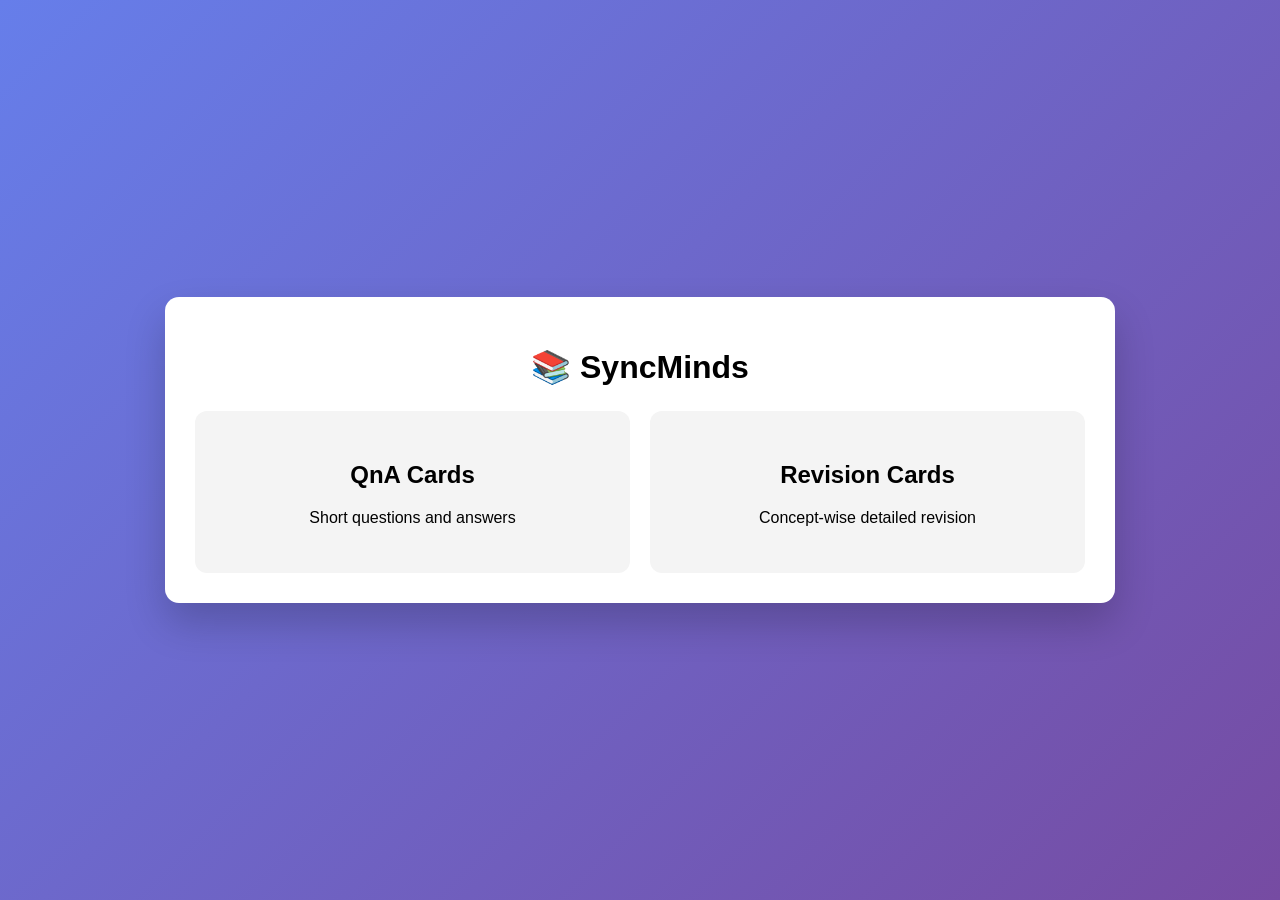
<file: index.html>
<!doctype html>
<html lang="en">
	<head>
		<meta charset="UTF-8" />
		<title>Flashcard App</title>
		<link rel="stylesheet" href="style.css" />
	</head>
	<body>
		<div class="container">
			<h1>📚 SyncMinds</h1>

			<div class="home-cards">
				<div class="home-card" onclick="openCards('qna')">
					<h2>QnA Cards</h2>
					<p>Short questions and answers</p>
				</div>

				<div class="home-card" onclick="openCards('revision')">
					<h2>Revision Cards</h2>
					<p>Concept-wise detailed revision</p>
				</div>
			</div>
		</div>

		<script>
			function openCards(type) {
				window.location.href = `cards.html?type=${type}`;
			}
		</script>
	</body>
</html>
</file>
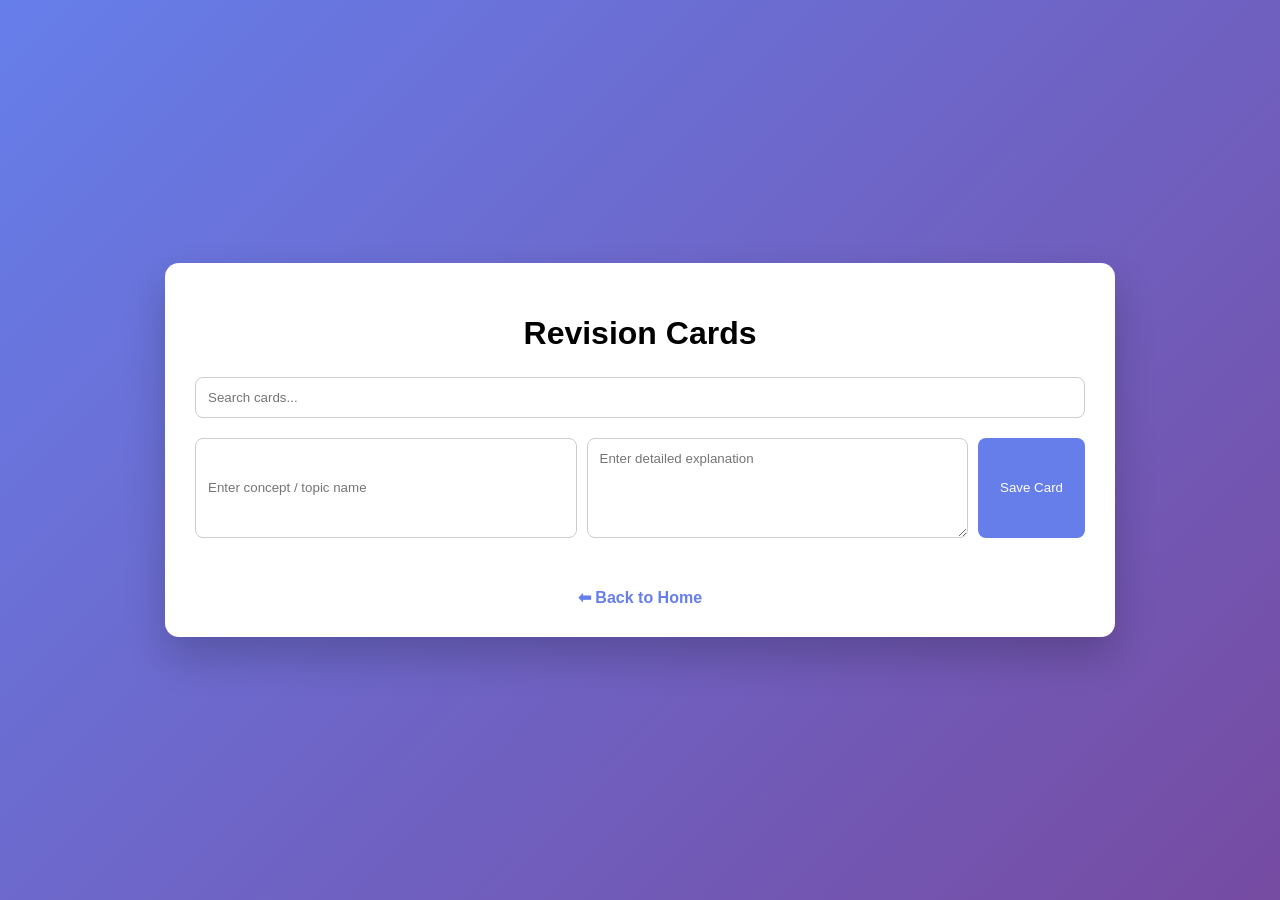
<file: cards.html>
<!doctype html>
<html lang="en">
	<head>
		<meta charset="UTF-8" />
		<title>Cards</title>
		<link rel="stylesheet" href="style.css" />
	</head>
	<body>
		<div class="container">
			<h1 id="pageTitle">Flashcards</h1>
			<input
				type="text"
				id="searchInput"
				placeholder="Search cards..."
				oninput="searchCards()"
				style="
					margin-bottom: 20px;
					padding: 12px;
					width: 100%;
					border-radius: 8px;
					border: 1px solid #ccc;
				" />

			<!-- Dynamic Form -->
			<div class="card-form" id="cardForm"></div>

			<!-- Cards -->
			<div class="cards" id="cards"></div>

			<a href="index.html" class="back-btn">⬅ Back to Home</a>
		</div>

		<script src="script.js"></script>
	</body>
</html>
</file>
<file: style.css>
* {
	box-sizing: border-box;
	font-family: "Segoe UI", sans-serif;
}

body {
	margin: 0;
	min-height: 100vh;
	background: linear-gradient(135deg, #667eea, #764ba2);
	display: flex;
	justify-content: center;
	align-items: center;
}

.container {
	background: white;
	padding: 30px;
	width: 90%;
	max-width: 950px;
	border-radius: 14px;
	box-shadow: 0 20px 40px rgba(0, 0, 0, 0.2);
}

h1 {
	text-align: center;
	margin-bottom: 25px;
}

/* ---------- HOME ---------- */
.home-cards {
	display: grid;
	grid-template-columns: repeat(auto-fit, minmax(250px, 1fr));
	gap: 20px;
}

.home-card {
	background: #f4f4f4;
	padding: 30px;
	border-radius: 12px;
	text-align: center;
	cursor: pointer;
	transition: 0.3s;
}

.home-card:hover {
	transform: translateY(-6px);
	background: #667eea;
	color: white;
}

/* ---------- FORM ---------- */
.card-form {
	display: flex;
	gap: 10px;
	margin-bottom: 25px;
	flex-wrap: wrap;
}

.card-form input,
.card-form textarea {
	flex: 1;
	padding: 12px;
	border-radius: 8px;
	border: 1px solid #ccc;
}

.card-form textarea {
	min-height: 100px;
	resize: vertical;
}

.card-form button {
	padding: 12px 22px;
	border: none;
	background: #667eea;
	color: white;
	border-radius: 8px;
	cursor: pointer;
}

/* ---------- CARDS ---------- */
.cards {
	display: grid;
	grid-template-columns: repeat(auto-fill, minmax(240px, 1fr));
	gap: 20px;
}

.flashcard {
	height: 180px;
	perspective: 1000px;
}

.flashcard-inner {
	width: 100%;
	height: 100%;
	transition: transform 0.6s;
	transform-style: preserve-3d;
	cursor: pointer;
	position: relative;
}

.flashcard.flipped .flashcard-inner {
	transform: rotateY(180deg);
}

.flashcard-front,
.flashcard-back {
	position: absolute;
	width: 100%;
	height: 100%;
	border-radius: 10px;
	backface-visibility: hidden;
	padding: 15px;
	display: flex;
	align-items: center;
	justify-content: center;
	text-align: center;
	overflow-y: auto;
}

.flashcard-front {
	background: #f5f5f5;
	font-weight: bold;
}

.flashcard-back {
	background: #667eea;
	color: white;
	transform: rotateY(180deg);
}

.delete-btn {
	position: absolute;
	top: 8px;
	right: 10px;
	color: red;
	cursor: pointer;
	font-size: 14px;
}

/* ---------- BACK ---------- */
.back-btn {
	display: block;
	margin-top: 25px;
	text-align: center;
	text-decoration: none;
	color: #667eea;
	font-weight: bold;
}

.edit-btn {
	position: absolute;
	top: 8px;
	left: 10px;
	color: #333;
	cursor: pointer;
	font-size: 14px;
}
</file>
